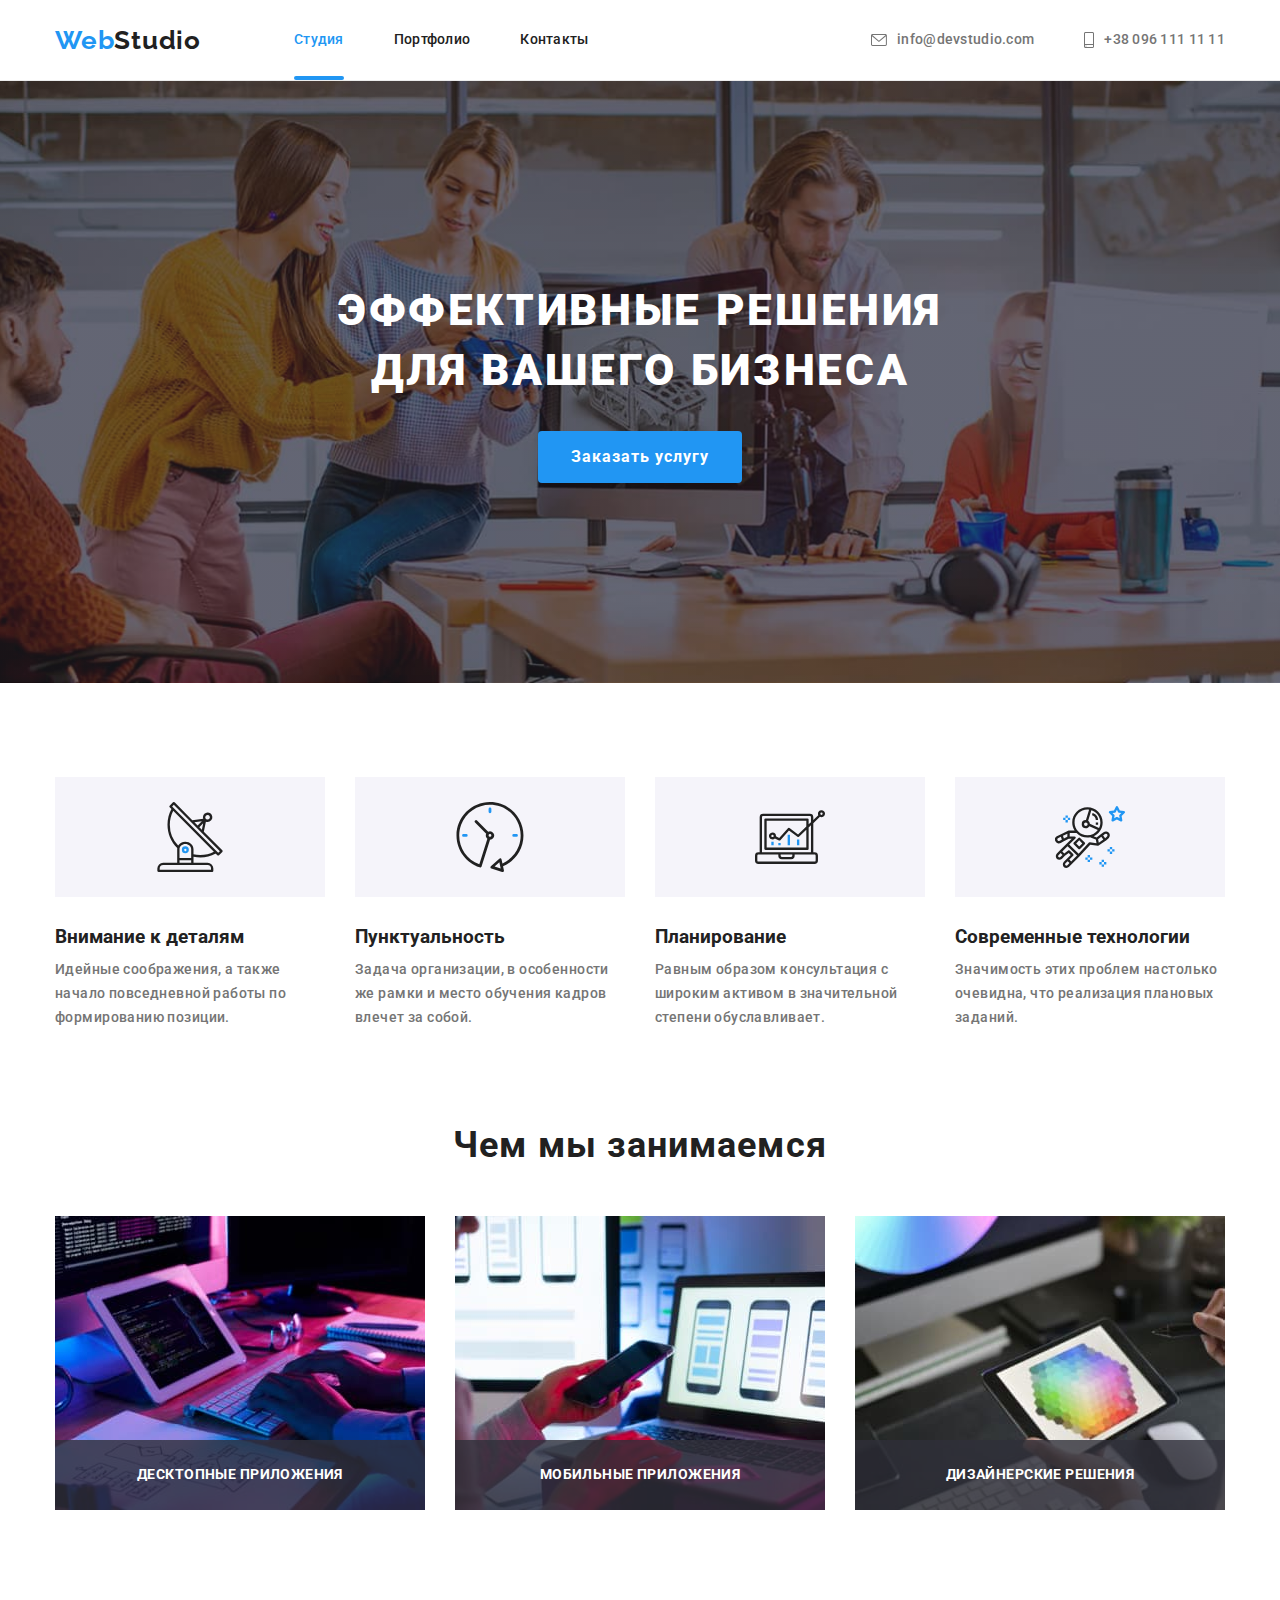
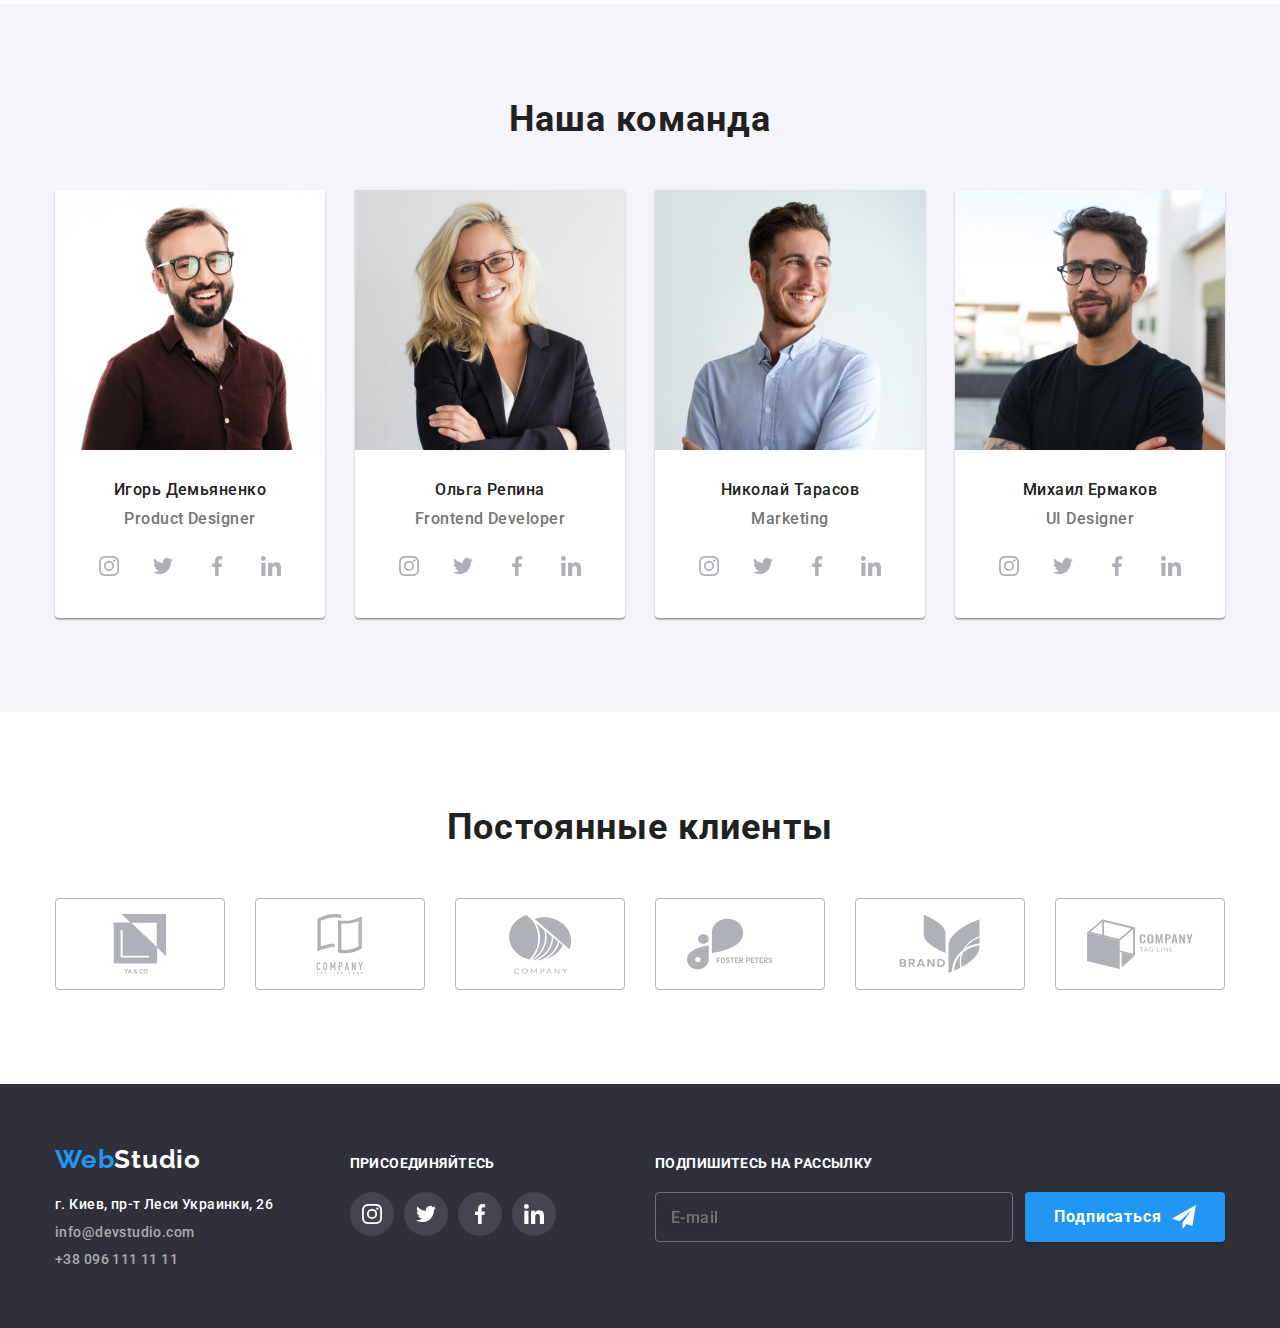
<file: index.html>
<!DOCTYPE html>
<html lang="ru">
  <head>
    <meta charset="UTF-8" />
    <meta http-equiv="X-UA-Compatible" content="IE=edge" />
    <meta name="viewport" content="width=device-width, initial-scale=1.0" />
    <title>Document</title>

    <link
      href="https://fonts.googleapis.com/css2?family=Raleway:wght@700&family=Roboto:wght@400;500;700;900&display=swap"
      rel="stylesheet"
    />

    <link rel="stylesheet" href="./css/main.min.css" />
  </head>

  <body>
    <header class="header">
      <div class="container main-nav">
        <a href="" class="logo">Web<span class="logo-black">Studio</span></a>
        <nav class="menu menu-margin">
          <ul class="menu__list">
            <li class="menu__item">
              <a href="" class="menu__link menu__link-active">Студия</a>
            </li>
            <li class="menu__item">
              <a href="./portfolio.html" class="menu__link">Портфолио</a>
            </li>
            <li class="menu__item">
              <a href="" class="menu__link">Контакты</a>
            </li>
          </ul>
        </nav>

        <ul class="header-contacts header-contacts_block">
          <li class="header-contacts__item">
            <a href="mailto:info@devstudio.com" class="header-contacts__link">
              <svg class="header-contacts_icon" width="16" height="12">
                <use href="./images/icons.svg#icon-envelope"></use>
              </svg>
              info@devstudio.com</a
            >
          </li>
          <li class="header-contacts__item">
            <a href="tel:+380961111111" class="header-contacts__link">
              <svg class="header-contacts_icon" width="10" height="16">
                <use href="./images/icons.svg#icon-smartphone"></use>
              </svg>
              +38 096 111 11 11</a
            >
          </li>
        </ul>
      </div>
    </header>

    <main>
      <section class="hero section-hero">
        <div class="container">
          <h1 class="hero__title">Эффективные решения для вашего бизнеса</h1>
          <button type="button" class="hero__button" data-modal-open>
            Заказать услугу
          </button>
        </div>
      </section>

      <section class="section">
        <div class="container">
          <h2 class="title title-hidden">Наши преимущества</h2>
          <ul class="list benefits-list">
            <li class="benefits-list__item">
              <div class="benefits-list__icon">
                <svg class="" width="70" height="70">
                  <use href="./images/icons.svg#icon-antenna"></use>
                </svg>
              </div>
              <h3 class="benefits-list__title">Внимание к деталям</h3>
              <p class="benefits-list__text">
                Идейные соображения, а также начало повседневной работы по
                формированию позиции.
              </p>
            </li>
            <li class="benefits-list__item">
              <div class="benefits-list__icon">
                <svg class="" width="70" height="70">
                  <use href="./images/icons.svg#icon-clock"></use>
                </svg>
              </div>
              <h3 class="benefits-list__title">Пунктуальность</h3>
              <p class="benefits-list__text">
                Задача организации, в особенности же рамки и место обучения
                кадров влечет за собой.
              </p>
            </li>
            <li class="benefits-list__item">
              <div class="benefits-list__icon">
                <svg class="" width="70" height="70">
                  <use href="./images/icons.svg#icon-diagram"></use>
                </svg>
              </div>
              <h3 class="benefits-list__title">Планирование</h3>
              <p class="benefits-list__text">
                Равным образом консультация с широким активом в значительной
                степени обуславливает.
              </p>
            </li>
            <li class="benefits-list__item">
              <div class="benefits-list__icon">
                <svg class="" width="70" height="70">
                  <use href="./images/icons.svg#icon-astronaut"></use>
                </svg>
              </div>
              <h3 class="benefits-list__title">Современные технологии</h3>
              <p class="benefits-list__text">
                Значимость этих проблем настолько очевидна, что реализация
                плановых заданий.
              </p>
            </li>
          </ul>
        </div>
      </section>

      <section class="section works-section">
        <div class="container">
          <h2 class="title title-margin">Чем мы занимаемся</h2>
          <ul class="list list-works">
            <li class="list-works__item">
              <p class="list-works__text">Десктопные приложения</p>
              <img
                src="./images/imgfirst.jpg"
                alt="разработка сайтов"
                width="370"
                height="294"
              />
            </li>
            <li class="list-works__item">
              <p class="list-works__text">Мобильные приложения</p>

              <img
                src="./images/imgsecond.jpg"
                alt="разработка мобильных приложений"
                width="370"
                height="294"
              />
            </li>
            <li class="list-works__item">
              <p class="list-works__text">Дизайнерские решения</p>

              <img
                src="./images/imgthird.jpg"
                alt="разработка приложений для планшетов"
                width="370"
                height="294"
              />
            </li>
          </ul>
        </div>
      </section>

      <section class="section section-team">
        <div class="container">
          <h2 class="title title-margin">Наша команда</h2>
          <ul class="list team-list">
            <li class="team-list__item">
              <img
                src="./images/proddesign.jpg"
                alt="фото продуктового дизайнера"
                width="270"
                height="260"
              />
              <div class="team-list__aside">
                <h3 class="team-list__title">Игорь Демьяненко</h3>
                <p class="team-list__text">Product Designer</p>

                <ul class="networks team-networks-position">
                  <li class="networks__item">
                    <a href="" class="networks__link networks__link-white">
                      <svg class="" width="20" height="20">
                        <use href="./images/icons.svg#icon-instagram"></use>
                      </svg>
                    </a>
                  </li>
                  <li class="networks__item">
                    <a href="" class="networks__link networks__link-white">
                      <svg class="" width="20" height="20">
                        <use href="./images/icons.svg#icon-twitter"></use>
                      </svg>
                    </a>
                  </li>
                  <li class="networks__item">
                    <a href="" class="networks__link networks__link-white">
                      <svg class="" width="20" height="20">
                        <use href="./images/icons.svg#icon-facebook"></use>
                      </svg>
                    </a>
                  </li>
                  <li class="networks__item">
                    <a href="" class="networks__link networks__link-white">
                      <svg class="" width="20" height="20">
                        <use href="./images/icons.svg#icon-linkedin"></use>
                      </svg>
                    </a>
                  </li>
                </ul>
              </div>
            </li>
            <li class="team-list__item">
              <img
                src="./images/frontdev.jpg"
                alt="фото фронтенд разработчика"
                width="270"
                height="260"
              />
              <div class="team-list__aside">
                <h3 class="team-list__title">Ольга Репина</h3>
                <p class="team-list__text">Frontend Developer</p>

                <ul class="networks team-networks-position">
                  <li class="networks__item">
                    <a href="" class="networks__link networks__link-white">
                      <svg class="" width="20" height="20">
                        <use href="./images/icons.svg#icon-instagram"></use>
                      </svg>
                    </a>
                  </li>
                  <li class="networks__item">
                    <a href="" class="networks__link networks__link-white">
                      <svg class="" width="20" height="20">
                        <use href="./images/icons.svg#icon-twitter"></use>
                      </svg>
                    </a>
                  </li>
                  <li class="networks__item">
                    <a href="" class="networks__link networks__link-white">
                      <svg class="" width="20" height="20">
                        <use href="./images/icons.svg#icon-facebook"></use>
                      </svg>
                    </a>
                  </li>
                  <li class="networks__item">
                    <a href="" class="networks__link networks__link-white">
                      <svg class="" width="20" height="20">
                        <use href="./images/icons.svg#icon-linkedin"></use>
                      </svg>
                    </a>
                  </li>
                </ul>
              </div>
            </li>
            <li class="team-list__item">
              <img
                src="./images/marketing.jpg"
                alt="фото маркетинг менеджера"
                width="270"
                height="260"
              />
              <div class="team-list__aside">
                <h3 class="team-list__title">Николай Тарасов</h3>
                <p class="team-list__text">Marketing</p>

                <ul class="networks team-networks-position">
                  <li class="networks__item">
                    <a href="" class="networks__link networks__link-white">
                      <svg class="" width="20" height="20">
                        <use href="./images/icons.svg#icon-instagram"></use>
                      </svg>
                    </a>
                  </li>
                  <li class="networks__item">
                    <a href="" class="networks__link networks__link-white">
                      <svg class="" width="20" height="20">
                        <use href="./images/icons.svg#icon-twitter"></use>
                      </svg>
                    </a>
                  </li>
                  <li class="networks__item">
                    <a href="" class="networks__link networks__link-white">
                      <svg class="" width="20" height="20">
                        <use href="./images/icons.svg#icon-facebook"></use>
                      </svg>
                    </a>
                  </li>
                  <li class="networks__item">
                    <a href="" class="networks__link networks__link-white">
                      <svg class="" width="20" height="20">
                        <use href="./images/icons.svg#icon-linkedin"></use>
                      </svg>
                    </a>
                  </li>
                </ul>
              </div>
            </li>
            <li class="team-list__item">
              <img
                src="./images/uidesigner.jpg"
                alt="фото дизайнера интерфейсов"
                width="270"
                height="260"
              />
              <div class="team-list__aside">
                <h3 class="team-list__title">Михаил Ермаков</h3>
                <p class="team-list__text">UI Designer</p>

                <ul class="networks team-networks-position">
                  <li class="networks__item">
                    <a href="" class="networks__link networks__link-white">
                      <svg class="" width="20" height="20">
                        <use href="./images/icons.svg#icon-instagram"></use>
                      </svg>
                    </a>
                  </li>
                  <li class="networks__item">
                    <a href="" class="networks__link networks__link-white">
                      <svg class="" width="20" height="20">
                        <use href="./images/icons.svg#icon-twitter"></use>
                      </svg>
                    </a>
                  </li>
                  <li class="networks__item">
                    <a href="" class="networks__link networks__link-white">
                      <svg class="" width="20" height="20">
                        <use href="./images/icons.svg#icon-facebook"></use>
                      </svg>
                    </a>
                  </li>
                  <li class="networks__item">
                    <a href="" class="networks__link networks__link-white">
                      <svg class="" width="20" height="20">
                        <use href="./images/icons.svg#icon-linkedin"></use>
                      </svg>
                    </a>
                  </li>
                </ul>
              </div>
            </li>
          </ul>
        </div>
      </section>

      <section class="section">
        <div class="container">
          <h2 class="title title-margin">Постоянные клиенты</h2>
          <ul class="clients-list">
            <li class="clients-list__item">
              <a href="" class="clients-list__link">
                <svg class="clients-list__icon" width="106" height="60">
                  <use href="./images/icons.svg#icon-client1"></use>
                </svg>
              </a>
            </li>
            <li class="clients-list__item">
              <a href="" class="clients-list__link">
                <svg class="clients-list__icon" width="106" height="60">
                  <use href="./images/icons.svg#icon-client2"></use>
                </svg>
              </a>
            </li>
            <li class="clients-list__item">
              <a href="" class="clients-list__link">
                <svg class="clients-list__icon" width="106" height="60">
                  <use href="./images/icons.svg#icon-client3"></use>
                </svg>
              </a>
            </li>
            <li class="clients-list__item">
              <a href="" class="clients-list__link">
                <svg class="clients-list__icon" width="106" height="60">
                  <use href="./images/icons.svg#icon-client4"></use>
                </svg>
              </a>
            </li>
            <li class="clients-list__item">
              <a href="" class="clients-list__link">
                <svg class="clients-list__icon" width="106" height="60">
                  <use href="./images/icons.svg#icon-client5"></use>
                </svg>
              </a>
            </li>
            <li class="clients-list__item">
              <a href="" class="clients-list__link">
                <svg class="clients-list__icon" width="106" height="60">
                  <use href="./images/icons.svg#icon-client6"></use>
                </svg>
              </a>
            </li>
          </ul>
        </div>
      </section>
    </main>

    <footer class="footer">
      <div class="container footer-container">
        <div class="footer-addres">
          <a href="" class="logo logo-link"
            >Web<span class="logo-white">Studio</span>
          </a>
          <address>
            <ul class="footer-contacts">
              <li class="footer-contacts__item">
                <a href="" class="footer-contacts__address"
                  >г. Киев, пр-т Леси Украинки, 26</a
                >
              </li>
              <li class="footer-contacts__item">
                <a
                  href="mailto:info@devstudio.com"
                  class="footer-contacts__email"
                  >info@devstudio.com</a
                >
              </li>
              <li class="footer-contacts__item">
                <a href="tel:+380961111111" class="footer-contacts__phone"
                  >+38 096 111 11 11</a
                >
              </li>
            </ul>
          </address>
        </div>

        <div class="footer-network social-network">
          <h3 class="footer-title">присоединяйтесь</h3>
          <ul class="networks">
            <li class="networks__item">
              <a href="" class="networks__link networks__link-grey">
                <svg class="" width="20" height="20">
                  <use href="./images/icons.svg#icon-instagram"></use>
                </svg>
              </a>
            </li>
            <li class="networks__item">
              <a href="" class="networks__link networks__link-grey">
                <svg class="" width="20" height="20">
                  <use href="./images/icons.svg#icon-twitter"></use>
                </svg>
              </a>
            </li>
            <li class="networks__item">
              <a href="" class="networks__link networks__link-grey">
                <svg class="" width="20" height="20">
                  <use href="./images/icons.svg#icon-facebook"></use>
                </svg>
              </a>
            </li>
            <li class="networks__item">
              <a href="" class="networks__link networks__link-grey">
                <svg class="" width="20" height="20">
                  <use href="./images/icons.svg#icon-linkedin"></use>
                </svg>
              </a>
            </li>
          </ul>
        </div>

        <form class="subscription-form footer-input">
          <div class="footer-form">
            <label for="text" class="footer-title"
              >Подпишитесь на рассылку
            </label>
            <input
              type="text"
              placeholder="E-mail"
              class="subscription-form__placeholder"
              id="text"
            />
          </div>
          <button class="subscription-form__btn" type="submit">
            Подписаться<svg
              class="subscription-form__btn-svg"
              width="24"
              height="24"
            >
              <use href="./images/icons.svg#icon-icon-send"></use>
            </svg>
          </button>
        </form>
      </div>
    </footer>

    <div class="backdrop is-hidden" data-modal>
      <div class="modal">
        <button data-modal-close class="modal__btn">
          <svg class="" width="11" height="11">
            <use href="./images/modalbtn.svg#icon-modalbtn"></use>
          </svg>
        </button>

        <p class="form-title">Оставьте свои данные, мы вам перезвоним</p>

        <form>
          <div class="order-form form-field">
            <label for="user-name" class="order-form__text">Имя</label>
            <span class="order-form__input-box">
              <input
                type="text"
                name="user-name"
                id="user-name"
                class="order-form__input"
              />
              <svg class="order-form__icon" width="18" height="18">
                <use href="./images/icons.svg#icon-personform"></use>
              </svg>
            </span>
          </div>

          <div class="order-form form-field">
            <label for="user-phone" class="order-form__text">Телефон</label>
            <span class="order-form__input-box">
              <input
                type="tel"
                name="user-phone"
                id="user-phone"
                class="order-form__input"
              />
              <svg class="order-form__icon" width="18" height="18">
                <use href="./images/icons.svg#icon-phoneform"></use>
              </svg>
            </span>
          </div>

          <div class="order-form form-field">
            <label for="user-email" class="order-form__text">Почта</label>
            <span class="order-form__input-box">
              <input
                type="email"
                name="user-email"
                id="user-email"
                class="order-form__input"
              />
              <svg class="order-form__icon" width="18" height="18">
                <use href="./images/icons.svg#icon-emailform"></use>
              </svg>
            </span>
          </div>

          <div class="order-form form-field">
            <label for="user-comment" class="order-form__text"
              >Комментарий</label
            >
            <textarea
              name="user-comment"
              id="user-comment"
              rows="1"
              placeholder="Введите текст"
            ></textarea>
          </div>

          <div class="form-box form-field-box">
            <label class="check-box">
              <input class="check-box__input" type="checkbox" />
              <span class="check-box__box"></span>
              Соглашаюсь с рассылкой и принимаю&nbsp;
              <a href="" class="check-box__link-conditions">Условия договора</a>
            </label>
          </div>

          <div class="button-submit">
            <button type="submit" class="button-submit__btn">Отправить</button>
          </div>
        </form>
      </div>
    </div>
    <script src="./js/modal.js"></script>
  </body>
</html>
</file>
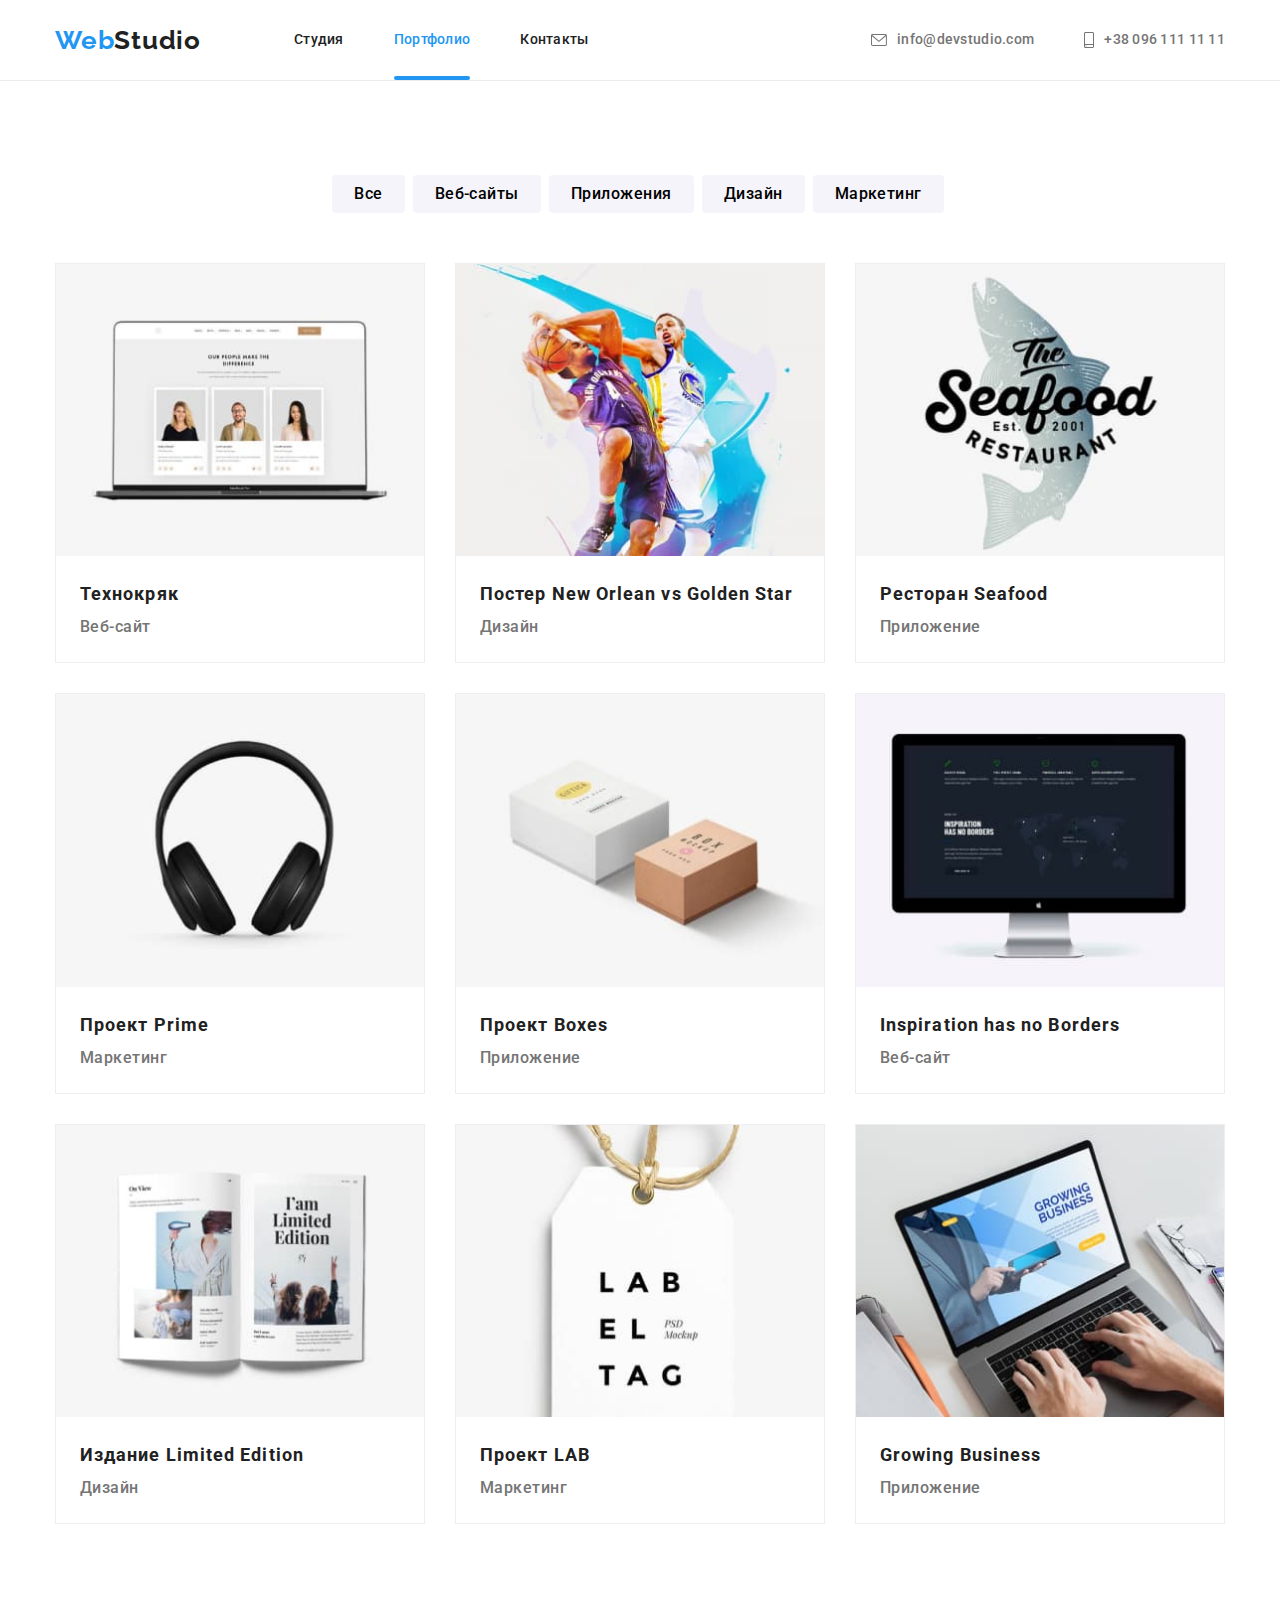
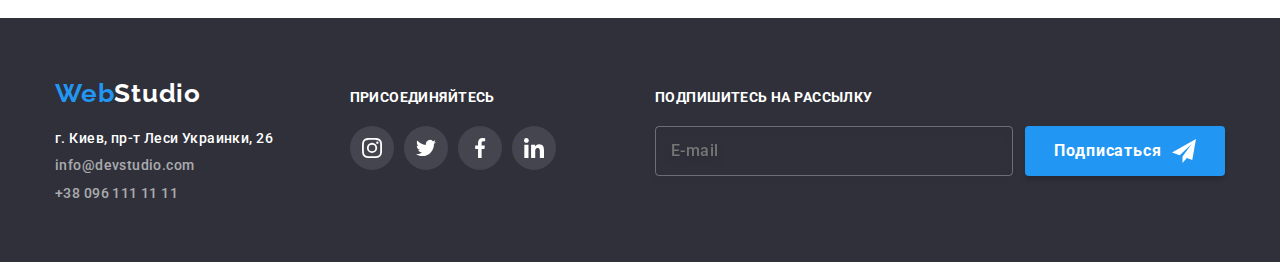
<file: portfolio.html>
<!DOCTYPE html>
<html lang="ru">
  <head>
    <meta charset="UTF-8" />
    <meta http-equiv="X-UA-Compatible" content="IE=edge" />
    <meta name="viewport" content="width=device-width, initial-scale=1.0" />
    <title>Document</title>

    <link
      href="https://fonts.googleapis.com/css2?family=Raleway:wght@700&family=Roboto:wght@400;500;700;900&display=swap"
      rel="stylesheet"
    />

    <link rel="stylesheet" href="./css/main.min.css" />
  </head>
  <body>
    <header class="header">
      <div class="container main-nav">
        <a href="" class="logo">Web<span class="logo-black">Studio</span></a>
        <nav class="menu menu-margin">
          <ul class="menu__list">
            <li class="menu__item">
              <a href="./index.html" class="menu__link">Студия</a>
            </li>
            <li class="menu__item">
              <a href="" class="menu__link menu__link-active">Портфолио</a>
            </li>
            <li class="menu__item">
              <a href="" class="menu__link">Контакты</a>
            </li>
          </ul>
        </nav>
        <ul class="header-contacts header-contacts_block">
          <li class="header-contacts__item">
            <a href="mailto:info@devstudio.com" class="header-contacts__link">
              <svg class="header-contacts_icon" width="16" height="12">
                <use href="./images/icons.svg#icon-envelope"></use>
              </svg>
              info@devstudio.com</a
            >
          </li>
          <li class="header-contacts__item">
            <a href="tel:+380961111111" class="header-contacts__link">
              <svg class="header-contacts_icon" width="10" height="16">
                <use href="./images/icons.svg#icon-smartphone"></use>
              </svg>
              +38 096 111 11 11</a
            >
          </li>
        </ul>
      </div>
    </header>
    <main>
      <section class="section">
        <div class="container">
          <h1 class="title title-hidden">Примеры наших работ</h1>
          <ul class="filter filter-block">
            <li class="filter__item">
              <button type="button" class="filter__button">Все</button>
            </li>
            <li class="filter__item">
              <button type="button" class="filter__button">Веб-сайты</button>
            </li>
            <li class="filter__item">
              <button type="button" class="filter__button">Приложения</button>
            </li>
            <li class="filter__item">
              <button type="button" class="filter__button">Дизайн</button>
            </li>
            <li class="filter__item">
              <button type="button" class="filter__button">Маркетинг</button>
            </li>
          </ul>

          <ul class="gallery gallery-section">
            <li class="gallery__item">
              <a href="" class="gallery__link">
                <div class="overlay-box">
                  <img
                    src="./images/techkr.jpg"
                    alt="фото веб-сайта"
                    width="370"
                    height="294"
                  />
                  <p class="overlay-box__text">
                    Технокряк это современная площадка распространения
                    коронавируса. Компании используют эту платформу для
                    цифрового шпионажа и атак на защищённые сервера конкурентов.
                  </p>
                </div>
                <div class="gallery-aside">
                  <h2 class="gallery-aside__title">Технокряк</h2>
                  <p class="gallery-aside__description">Веб-сайт</p>
                </div>
              </a>
            </li>
            <li class="gallery__item">
              <a href="" class="gallery__link">
                <div class="overlay-box">
                  <img
                    src="./images/neworlean.jpg"
                    alt="пример дизайна сайта"
                    width="370"
                    height="294"
                  />
                  <p class="overlay-box__text">
                    Технокряк это современная площадка распространения
                    коронавируса. Компании используют эту платформу для
                    цифрового шпионажа и атак на защищённые сервера конкурентов.
                  </p>
                </div>
                <div class="gallery-aside">
                  <h2 class="gallery-aside__title">
                    Постер New Orlean vs Golden Star
                  </h2>
                  <p class="gallery-aside__description">Дизайн</p>
                </div>
              </a>
            </li>
            <li class="gallery__item">
              <a href="" class="gallery__link">
                <div class="overlay-box">
                  <img
                    src="./images/seafood.jpg"
                    alt="дизайн для ресторна Seafood"
                    width="370"
                    height="294"
                  />
                  <p class="overlay-box__text">
                    Технокряк это современная площадка распространения
                    коронавируса. Компании используют эту платформу для
                    цифрового шпионажа и атак на защищённые сервера конкурентов.
                  </p>
                </div>
                <div class="gallery-aside">
                  <h2 class="gallery-aside__title">Ресторан Seafood</h2>
                  <p class="gallery-aside__description">Приложение</p>
                </div>
              </a>
            </li>
            <li class="gallery__item">
              <a href="" class="gallery__link">
                <div class="overlay-box">
                  <img
                    src="./images/prime.jpg"
                    alt="фото наушников"
                    width="370"
                    height="294"
                  />
                  <p class="overlay-box__text">
                    Технокряк это современная площадка распространения
                    коронавируса. Компании используют эту платформу для
                    цифрового шпионажа и атак на защищённые сервера конкурентов.
                  </p>
                </div>
                <div class="gallery-aside">
                  <h2 class="gallery-aside__title">Проект Prime</h2>
                  <p class="gallery-aside__description">Маркетинг</p>
                </div>
              </a>
            </li>
            <li class="gallery__item">
              <a href="" class="gallery__link">
                <div class="overlay-box">
                  <img
                    src="./images/boxes.jpg"
                    alt="фото  коробок"
                    width="370"
                    height="294"
                  />
                  <p class="overlay-box__text">
                    Технокряк это современная площадка распространения
                    коронавируса. Компании используют эту платформу для
                    цифрового шпионажа и атак на защищённые сервера конкурентов.
                  </p>
                </div>
                <div class="gallery-aside">
                  <h2 class="gallery-aside__title">Проект Boxes</h2>
                  <p class="gallery-aside__description">Приложение</p>
                </div>
              </a>
            </li>
            <li class="gallery__item">
              <a href="" class="gallery__link">
                <div class="overlay-box">
                  <img
                    src="./images/inspiration.jpg"
                    alt="страница веб-сайта"
                    width="370"
                    height="294"
                  />
                  <p class="overlay-box__text">
                    Технокряк это современная площадка распространения
                    коронавируса. Компании используют эту платформу для
                    цифрового шпионажа и атак на защищённые сервера конкурентов.
                  </p>
                </div>
                <div class="gallery-aside">
                  <h2 class="gallery-aside__title">
                    Inspiration has no Borders
                  </h2>
                  <p class="gallery-aside__description">Веб-сайт</p>
                </div>
              </a>
            </li>
            <li class="gallery__item">
              <a href="" class="gallery__link">
                <div class="overlay-box">
                  <img
                    src="./images/publishing.jpg"
                    alt="фото страницы книги"
                    width="370"
                    height="294"
                  />
                  <p class="overlay-box__text">
                    Технокряк это современная площадка распространения
                    коронавируса. Компании используют эту платформу для
                    цифрового шпионажа и атак на защищённые сервера конкурентов.
                  </p>
                </div>
                <div class="gallery-aside">
                  <h2 class="gallery-aside__title">Издание Limited Edition</h2>
                  <p class="gallery-aside__description">Дизайн</p>
                </div>
              </a>
            </li>
            <li class="gallery__item">
              <a href="" class="gallery__link">
                <div class="overlay-box">
                  <img
                    src="./images/lab.jpg"
                    alt="фото ярлыка"
                    width="370"
                    height="294"
                  />
                  <p class="overlay-box__text">
                    Технокряк это современная площадка распространения
                    коронавируса. Компании используют эту платформу для
                    цифрового шпионажа и атак на защищённые сервера конкурентов.
                  </p>
                </div>
                <div class="gallery-aside">
                  <h2 class="gallery-aside__title">Проект LAB</h2>
                  <p class="gallery-aside__description">Маркетинг</p>
                </div>
              </a>
            </li>
            <li class="gallery__item">
              <a href="" class="gallery__link">
                <div class="overlay-box">
                  <img
                    src="./images/business.jpg"
                    alt="фото бизнес сайта"
                    width="370"
                    height="294"
                  />
                  <p class="overlay-box__text">
                    Технокряк это современная площадка распространения
                    коронавируса. Компании используют эту платформу для
                    цифрового шпионажа и атак на защищённые сервера конкурентов.
                  </p>
                </div>
                <div class="gallery-aside">
                  <h2 class="gallery-aside__title">Growing Business</h2>
                  <p class="gallery-aside__description">Приложение</p>
                </div>
              </a>
            </li>
          </ul>
        </div>
      </section>
    </main>

    <footer class="footer">
      <div class="container footer-container">
        <div class="footer-addres">
          <a href="" class="logo logo-link"
            >Web<span class="logo-white">Studio</span>
          </a>
          <address>
            <ul class="footer-contacts">
              <li class="footer-contacts__item">
                <a href="" class="footer-contacts__address"
                  >г. Киев, пр-т Леси Украинки, 26</a
                >
              </li>
              <li class="footer-contacts__item">
                <a
                  href="mailto:info@devstudio.com"
                  class="footer-contacts__email"
                  >info@devstudio.com</a
                >
              </li>
              <li class="footer-contacts__item">
                <a href="tel:+380961111111" class="footer-contacts__phone"
                  >+38 096 111 11 11</a
                >
              </li>
            </ul>
          </address>
        </div>

        <div class="footer-network social-network">
          <h3 class="footer-title">присоединяйтесь</h3>
          <ul class="networks">
            <li class="networks__item">
              <a href="" class="networks__link networks__link-grey">
                <svg class="" width="20" height="20">
                  <use href="./images/icons.svg#icon-instagram"></use>
                </svg>
              </a>
            </li>
            <li class="networks__item">
              <a href="" class="networks__link networks__link-grey">
                <svg class="" width="20" height="20">
                  <use href="./images/icons.svg#icon-twitter"></use>
                </svg>
              </a>
            </li>
            <li class="networks__item">
              <a href="" class="networks__link networks__link-grey">
                <svg class="" width="20" height="20">
                  <use href="./images/icons.svg#icon-facebook"></use>
                </svg>
              </a>
            </li>
            <li class="networks__item">
              <a href="" class="networks__link networks__link-grey">
                <svg class="" width="20" height="20">
                  <use href="./images/icons.svg#icon-linkedin"></use>
                </svg>
              </a>
            </li>
          </ul>
        </div>

        <form class="subscription-form footer-input">
          <div class="footer-form">
            <label for="text" class="footer-title"
              >Подпишитесь на рассылку
            </label>
            <input
              type="text"
              placeholder="E-mail"
              class="subscription-form__placeholder"
              id="text"
            />
          </div>
          <button class="subscription-form__btn" type="submit">
            Подписаться<svg
              class="subscription-form__btn-svg"
              width="24"
              height="24"
            >
              <use href="./images/icons.svg#icon-icon-send"></use>
            </svg>
          </button>
        </form>
      </div>
    </footer>
  </body>
</html>
</file>
<file: css/main.min.css>
/*! modern-normalize v1.1.0 | MIT License | https://github.com/sindresorhus/modern-normalize */*,::before,::after{-webkit-box-sizing:border-box;box-sizing:border-box}html{line-height:1.15;-webkit-text-size-adjust:100%;-moz-tab-size:4;-o-tab-size:4;tab-size:4}body{margin:0;font-family:system-ui,-apple-system,"Segoe UI",Roboto,Helvetica,Arial,sans-serif,"Apple Color Emoji","Segoe UI Emoji"}hr{height:0;color:inherit}abbr[title]{-webkit-text-decoration:underline dotted;text-decoration:underline dotted}b,strong{font-weight:bolder}code,kbd,samp,pre{font-family:ui-monospace, SFMono-Regular, Consolas, "Liberation Mono", Menlo, monospace;font-size:1em}small{font-size:80%}sub,sup{font-size:75%;line-height:0;position:relative;vertical-align:baseline}sub{bottom:-0.25em}sup{top:-0.5em}table{text-indent:0;border-color:inherit}button,input,optgroup,select,textarea{font-family:inherit;font-size:100%;line-height:1.15;margin:0}button,select{text-transform:none}button,[type="button"],[type="reset"],[type="submit"]{-webkit-appearance:button}::-moz-focus-inner{border-style:none;padding:0}:-moz-focusring{outline:1px dotted ButtonText}:-moz-ui-invalid{box-shadow:none}legend{padding:0}progress{vertical-align:baseline}::-webkit-inner-spin-button,::-webkit-outer-spin-button{height:auto}[type="search"]{-webkit-appearance:textfield;outline-offset:-2px}::-webkit-search-decoration{-webkit-appearance:none}::-webkit-file-upload-button{-webkit-appearance:button;font:inherit}summary{display:list-item}.title-hidden{position:absolute;width:1px;height:1px;margin:-1px;border:0;padding:0;white-space:nowrap;-webkit-clip-path:inset(100%);clip-path:inset(100%);clip:rect(0 0 0 0);overflow:hidden}a{text-decoration:none}ul{list-style:none;padding-left:0}h1,h2,h3,p,ul{margin-top:0;margin-bottom:0}body{font-family:Roboto, sans-serif;color:#212121}img{display:block;width:100%;height:auto}.section{padding-top:94px;padding-bottom:94px}button{cursor:pointer}.container{width:1200px;padding-left:15px;padding-right:15px;margin:0 auto}.title{font-weight:700;font-size:36px;line-height:1.17;letter-spacing:.03em;text-align:center}.title-margin{margin-bottom:50px}.list{display:-webkit-box;display:-ms-flexbox;display:flex;-ms-flex-wrap:wrap;flex-wrap:wrap}.logo{font-family:Raleway;font-weight:700;font-size:26px;line-height:1.19;letter-spacing:.03em;color:#2196f3}.logo-black{color:#212121}.logo-link{display:inline-block;margin-bottom:20px}.logo-white{color:#fff;padding-top:60px}.networks{display:-webkit-box;display:-ms-flexbox;display:flex}.networks__link{display:-webkit-box;display:-ms-flexbox;display:flex;-webkit-box-pack:center;-ms-flex-pack:center;justify-content:center;-webkit-box-align:center;-ms-flex-align:center;align-items:center;width:44px;height:44px;border-radius:50%;-webkit-transition:background-color 250ms cubic-bezier(0.4, 0, 0.2, 1),fill 250ms cubic-bezier(0.4, 0, 0.2, 1);transition:background-color 250ms cubic-bezier(0.4, 0, 0.2, 1),fill 250ms cubic-bezier(0.4, 0, 0.2, 1)}.networks__link-white{background-color:#fff;fill:#afb1b8}.networks__link-white:hover,.networks__link-white:focus{background-color:#2196f3;fill:#fff}.networks__link-grey{background-color:rgba(255,255,255,0.1);fill:#fff}.networks__link-grey:hover,.networks__link-grey:focus{background-color:#2196f3}.networks__item:not(:last-child){margin-right:10px}.header{background-color:#fff;border-bottom:1px solid #ececec}.main-nav{display:-webkit-box;display:-ms-flexbox;display:flex;-webkit-box-align:center;-ms-flex-align:center;align-items:center}.menu-margin{margin-left:93px}.menu__list{display:-webkit-box;display:-ms-flexbox;display:flex}.menu__item:not(:last-child){margin-right:50px}.menu__link{position:relative;display:block;padding-top:32px;padding-bottom:32px;font-weight:500;font-size:14px;line-height:1.14;letter-spacing:.02em;color:#212121;-webkit-transition:color 250ms cubic-bezier(0.4, 0, 0.2, 1);transition:color 250ms cubic-bezier(0.4, 0, 0.2, 1)}.menu__link:hover,.menu__link:focus{color:#2196f3}.menu__link-active{color:#2196f3}.menu__link-active::after{position:absolute;content:"";bottom:0;left:0;width:100%;height:4px;display:block;border-radius:2px;background-color:#2196f3}.header-contacts_block{display:-webkit-box;display:-ms-flexbox;display:flex;margin-left:auto;text-align:center}.header-contacts__item:not(:last-child){margin-right:50px}.header-contacts_icon{margin-right:10px}.header-contacts__link{display:-webkit-box;display:-ms-flexbox;display:flex;-webkit-box-align:center;-ms-flex-align:center;align-items:center;padding-bottom:32px;padding-top:32px;font-weight:500;font-size:14px;line-height:1.14;letter-spacing:.02em;color:#757575;fill:#757575;-webkit-transition:color 250ms cubic-bezier(0.4, 0, 0.2, 1),fill 250ms cubic-bezier(0.4, 0, 0.2, 1);transition:color 250ms cubic-bezier(0.4, 0, 0.2, 1),fill 250ms cubic-bezier(0.4, 0, 0.2, 1)}.header-contacts__link:hover,.header-contacts__link:focus{color:#2196f3;fill:#2196f3}.section-hero{padding:200px 0;text-align:center;max-width:1600px;min-height:600px;margin-left:auto;margin-right:auto;background-image:-webkit-gradient(linear, left top, right top, from(rgba(47,48,58,0.4)), to(rgba(47,48,58,0.4))),url("../images/overlay.jpg");background-image:linear-gradient(to right, rgba(47,48,58,0.4), rgba(47,48,58,0.4)),url("../images/overlay.jpg");background-repeat:no-repeat;background-size:cover;background-position:center;background-color:#2f303a}.hero__title{margin-bottom:40px;width:652px;margin:0 auto 30px;font-weight:900;font-size:44px;line-height:1.36;letter-spacing:.06em;text-transform:uppercase;text-align:center;color:#fff}.hero__button{border-radius:4px;padding:10px 32px;min-width:200px;border:1px solid transparent;font-weight:700;font-size:16px;line-height:1.87;letter-spacing:.06em;-webkit-box-shadow:0px 4px 4px rgba(32,8,8,0.15);box-shadow:0px 4px 4px rgba(32,8,8,0.15);background-color:#2196f3;color:#fff;-webkit-transition:background-color 250ms cubic-bezier(0.4, 0, 0.2, 1);transition:background-color 250ms cubic-bezier(0.4, 0, 0.2, 1)}.hero__button:hover,.hero__button:focus{background-color:#188ce8}.benefits-list__item{width:270px;margin-right:30px}.benefits-list__item:nth-child(4n){margin-right:0}.benefits-list__icon{display:-webkit-inline-box;display:-ms-inline-flexbox;display:inline-flex;-webkit-box-pack:center;-ms-flex-pack:center;justify-content:center;-webkit-box-align:center;-ms-flex-align:center;align-items:center;margin-bottom:30px;width:270px;height:120px;background-color:#f5f4fa}.benefits-list__text{margin-top:10px;font-weight:500;font-size:14px;line-height:1.71;letter-spacing:.03em;color:#757575}.works-section{padding-top:0}.list-works__item{position:relative;margin-right:30px}.list-works__item:nth-child(3n){margin-right:0}.list-works__item::before{position:absolute;content:"";width:100%;height:70px;bottom:0;left:0;background-color:rgba(47,48,58,0.8)}.list-works__text{position:absolute;content:"";width:100%;height:70px;bottom:0;left:0;display:-webkit-box;display:-ms-flexbox;display:flex;-webkit-box-pack:center;-ms-flex-pack:center;justify-content:center;-webkit-box-align:center;-ms-flex-align:center;align-items:center;font-weight:700;font-size:14px;line-height:1.14;letter-spacing:.03em;text-transform:uppercase;color:#fff}.section-team{background-color:#f5f4fa}.team-list__item{width:270px;margin-right:30px;background-color:#fff;-webkit-box-shadow:0px 1px 3px rgba(0,0,0,0.12),0px 1px 1px rgba(0,0,0,0.14),0px 2px 1px rgba(0,0,0,0.2);box-shadow:0px 1px 3px rgba(0,0,0,0.12),0px 1px 1px rgba(0,0,0,0.14),0px 2px 1px rgba(0,0,0,0.2);border-radius:0px 0px 4px 4px}.team-list__item:nth-child(4n){margin-right:0}.team-list__aside{padding-top:30px;padding-bottom:30px}.team-list__title{font-weight:500;font-size:16px;line-height:1.19;letter-spacing:.03em;text-align:center}.team-list__text{margin-top:10px;font-weight:500;font-size:16px;line-height:1.19;letter-spacing:.03em;text-align:center;color:#757575}.team-networks-position{display:-webkit-box;display:-ms-flexbox;display:flex;-webkit-box-pack:center;-ms-flex-pack:center;justify-content:center;-webkit-box-align:center;-ms-flex-align:center;align-items:center;margin-top:16px}.clients-list{display:-webkit-box;display:-ms-flexbox;display:flex}.clients-list__link{border:1px solid #afb1b8;width:170px;height:92px;display:-webkit-box;display:-ms-flexbox;display:flex;-webkit-box-pack:center;-ms-flex-pack:center;justify-content:center;-webkit-box-align:center;-ms-flex-align:center;align-items:center;cursor:pointer;border-radius:4px;fill:#afb1b8;-webkit-transition:border 250ms cubic-bezier(0.4, 0, 0.2, 1),fill 250ms cubic-bezier(0.4, 0, 0.2, 1);transition:border 250ms cubic-bezier(0.4, 0, 0.2, 1),fill 250ms cubic-bezier(0.4, 0, 0.2, 1)}.clients-list__link:hover,.clients-list__link:focus{border:1px solid #2196f3;fill:#2196f3}.clients-list__item:not(:last-child){margin-right:30px}.footer{display:-webkit-box;display:-ms-flexbox;display:flex;background-color:#2f303a;padding:60px 0}.footer-container{display:-webkit-box;display:-ms-flexbox;display:flex;-webkit-box-align:baseline;-ms-flex-align:baseline;align-items:baseline}.footer-addres,.social-network,.footer-form{-webkit-box-flex:1;-ms-flex-positive:1;flex-grow:1}.footer-contacts__address{font-style:normal;font-weight:500;font-size:14px;line-height:1.17;letter-spacing:.03em;color:#fff}.footer-contacts__email,.footer-contacts__phone{font-style:normal;font-weight:500;font-size:14px;line-height:1.17;letter-spacing:.03em;color:rgba(255,255,255,0.6);-webkit-transition:color 250ms cubic-bezier(0.4, 0, 0.2, 1);transition:color 250ms cubic-bezier(0.4, 0, 0.2, 1)}.footer-contacts__email:hover,.footer-contacts__email:focus,.footer-contacts__phone:hover,.footer-contacts__phone:focus{color:#2196f3}.footer-contacts__item{margin-bottom:9px}.footer-contacts__item:nth-last-child(-n+1){margin-bottom:0}.footer-title{margin-bottom:20px;font-weight:700;font-size:14px;line-height:1.14;letter-spacing:.03em;text-transform:uppercase;color:#fff}.social-network{margin-left:70px}.footer-input{margin-left:93px;display:-webkit-box;display:-ms-flexbox;display:flex;-webkit-box-align:end;-ms-flex-align:end;align-items:flex-end}.footer-form{display:-webkit-box;display:-ms-flexbox;display:flex;-webkit-box-orient:vertical;-webkit-box-direction:normal;-ms-flex-direction:column;flex-direction:column}.subscription-form__placeholder{padding:0 0 0 15px;width:358px;height:50px;background-color:transparent;outline:none;border:1px solid rgba(255,255,255,0.3);-webkit-filter:drop-shadow(0px 4px 4px rgba(0,0,0,0.15));filter:drop-shadow(0px 4px 4px rgba(0,0,0,0.15));border-radius:4px;font-weight:500;font-size:16px;line-height:1.25;letter-spacing:.03em;color:rgba(255,255,255,0.6)}.subscription-form__btn{display:-webkit-inline-box;display:-ms-inline-flexbox;display:inline-flex;-webkit-box-pack:center;-ms-flex-pack:center;justify-content:center;-webkit-box-align:center;-ms-flex-align:center;align-items:center;margin-left:12px;padding:0;width:200px;height:50px;background:#2196f3;-webkit-box-shadow:0px 4px 4px rgba(0,0,0,0.15);box-shadow:0px 4px 4px rgba(0,0,0,0.15);border-radius:4px;border-color:transparent;border:none;font-weight:700;font-size:16px;line-height:1.87;letter-spacing:.06em;color:#fff}.subscription-form__btn-svg{display:inline-block;margin-left:10px}.filter-block{text-align:center;margin-bottom:50px}.filter__item{display:inline-block;margin-left:-4px}.filter__item:not(:last-child){margin-right:8px}.filter__button{padding:6px 22px;border:0;border-radius:4px;font-weight:500;font-size:16px;line-height:1.62;letter-spacing:.03em;background-color:#f5f4fa;-webkit-transition:background-color 250ms cubic-bezier(0.4, 0, 0.2, 1),color 250ms cubic-bezier(0.4, 0, 0.2, 1),-webkit-box-shadow 250ms cubic-bezier(0.4, 0, 0.2, 1);transition:background-color 250ms cubic-bezier(0.4, 0, 0.2, 1),color 250ms cubic-bezier(0.4, 0, 0.2, 1),-webkit-box-shadow 250ms cubic-bezier(0.4, 0, 0.2, 1);transition:background-color 250ms cubic-bezier(0.4, 0, 0.2, 1),color 250ms cubic-bezier(0.4, 0, 0.2, 1),box-shadow 250ms cubic-bezier(0.4, 0, 0.2, 1);transition:background-color 250ms cubic-bezier(0.4, 0, 0.2, 1),color 250ms cubic-bezier(0.4, 0, 0.2, 1),box-shadow 250ms cubic-bezier(0.4, 0, 0.2, 1),-webkit-box-shadow 250ms cubic-bezier(0.4, 0, 0.2, 1)}.filter__button:hover,.filter__button:focus{background-color:#2196f3;color:#fff;-webkit-box-shadow:0px 3px 1px rgba(0,0,0,0.1),0px 1px 2px rgba(0,0,0,0.08),0px 2px 2px rgba(0,0,0,0.12);box-shadow:0px 3px 1px rgba(0,0,0,0.1),0px 1px 2px rgba(0,0,0,0.08),0px 2px 2px rgba(0,0,0,0.12)}.gallery-section{display:-webkit-box;display:-ms-flexbox;display:flex;-ms-flex-wrap:wrap;flex-wrap:wrap;margin-bottom:-30px;margin-right:-30px}.gallery__item{-ms-flex-preferred-size:calc((100% - 3 * 30px) / 3);flex-basis:calc((100% - 3 * 30px) / 3);margin-right:30px;margin-bottom:30px;border:1px solid #eee}.gallery__link{position:relative;display:inline-block;-webkit-transition:-webkit-box-shadow 250ms cubic-bezier(0.4, 0, 0.2, 1);transition:-webkit-box-shadow 250ms cubic-bezier(0.4, 0, 0.2, 1);transition:box-shadow 250ms cubic-bezier(0.4, 0, 0.2, 1);transition:box-shadow 250ms cubic-bezier(0.4, 0, 0.2, 1), -webkit-box-shadow 250ms cubic-bezier(0.4, 0, 0.2, 1)}.gallery__link:hover,.gallery__link:focus{-webkit-box-shadow:0px 1px 1px rgba(0,0,0,0.12),0px 4px 4px rgba(0,0,0,0.06),1px 4px 6px rgba(0,0,0,0.16);box-shadow:0px 1px 1px rgba(0,0,0,0.12),0px 4px 4px rgba(0,0,0,0.06),1px 4px 6px rgba(0,0,0,0.16)}.gallery-aside{padding:20px 24px}.gallery-aside__title{font-weight:700;font-size:18px;line-height:2;letter-spacing:.06em;color:#212121}.gallery-aside__description{font-weight:500;font-size:16px;line-height:1.87;letter-spacing:.03em;color:#757575}.overlay-box{position:relative;overflow:hidden}.overlay-box::before{position:absolute;content:"";top:0;left:0;width:100%;height:100%;background-color:rgba(33,150,243,0.9);-webkit-transform:translateY(101%);transform:translateY(101%);-webkit-transition:-webkit-transform 250ms cubic-bezier(0.4, 0, 0.2, 1);transition:-webkit-transform 250ms cubic-bezier(0.4, 0, 0.2, 1);transition:transform 250ms cubic-bezier(0.4, 0, 0.2, 1);transition:transform 250ms cubic-bezier(0.4, 0, 0.2, 1), -webkit-transform 250ms cubic-bezier(0.4, 0, 0.2, 1)}.gallery__link:hover .overlay-box::before,.gallery__link:focus .overlay-box::before{-webkit-transform:translateY(0);transform:translateY(0)}.overlay-box__text{position:absolute;content:"";top:0;left:0;padding:63px 24px;font-weight:500;font-size:18px;line-height:1.56;letter-spacing:.03em;color:#fff;-webkit-transform:translateY(100%);transform:translateY(100%);-webkit-transition:-webkit-transform 250ms cubic-bezier(0.4, 0, 0.2, 1);transition:-webkit-transform 250ms cubic-bezier(0.4, 0, 0.2, 1);transition:transform 250ms cubic-bezier(0.4, 0, 0.2, 1);transition:transform 250ms cubic-bezier(0.4, 0, 0.2, 1), -webkit-transform 250ms cubic-bezier(0.4, 0, 0.2, 1)}.gallery__link:hover .overlay-box__text,.gallery__link:focus .overlay-box__text{-webkit-transform:translateY(0);transform:translateY(0)}.backdrop{position:fixed;top:0;left:0;width:100%;height:100%;background-color:rgba(0,0,0,0.2);opacity:1;-webkit-transition:opacity 250ms cubic-bezier(0.4, 0, 0.2, 1);transition:opacity 250ms cubic-bezier(0.4, 0, 0.2, 1)}.backdrop.is-hidden{opacity:0;pointer-events:none}.backdrop.is-hidden .modal{-webkit-transform:translate(-50%, -50%) scale(1, 1);transform:translate(-50%, -50%) scale(1, 1)}.modal{position:absolute;top:50%;left:50%;-webkit-transform:translate(-50%, -50%) scale(1, 1);transform:translate(-50%, -50%) scale(1, 1);min-width:528px;min-height:581px;padding:40px;background-color:#fff;-webkit-box-shadow:0px 1px 3px rgba(0,0,0,0.12),0px 1px 1px rgba(0,0,0,0.14),0px 2px 1px rgba(0,0,0,0.2);box-shadow:0px 1px 3px rgba(0,0,0,0.12),0px 1px 1px rgba(0,0,0,0.14),0px 2px 1px rgba(0,0,0,0.2);border-radius:4px;-webkit-transition:-webkit-transform 250ms cubic-bezier(0.4, 0, 0.2, 1);transition:-webkit-transform 250ms cubic-bezier(0.4, 0, 0.2, 1);transition:transform 250ms cubic-bezier(0.4, 0, 0.2, 1);transition:transform 250ms cubic-bezier(0.4, 0, 0.2, 1), -webkit-transform 250ms cubic-bezier(0.4, 0, 0.2, 1)}.modal__btn{position:absolute;top:8px;right:8px;cursor:pointer;width:30px;height:30px;background:#fff;border:1px solid rgba(0,0,0,0.1);border-radius:50%;-webkit-transition:fill 250ms cubic-bezier(0.4, 0, 0.2, 1);transition:fill 250ms cubic-bezier(0.4, 0, 0.2, 1)}.modal__btn:hover,.modal__btn:focus{fill:#2196f3}.form-title{margin-bottom:12px;font-weight:700;font-size:20px;line-height:1.15;letter-spacing:.03em;text-align:center}.form-field{display:-webkit-box;display:-ms-flexbox;display:flex;-webkit-box-orient:vertical;-webkit-box-direction:normal;-ms-flex-direction:column;flex-direction:column}.form-field:nth-child(-n+3){margin-bottom:10px}label{margin-bottom:4px}textarea{resize:none;padding:12px 16px;width:448px;height:120px;outline:none;caret-color:#2196f3;border:1px solid rgba(33,33,33,0.2);border-radius:4px;-webkit-transition:border 250ms cubic-bezier(0.4, 0, 0.2, 1);transition:border 250ms cubic-bezier(0.4, 0, 0.2, 1)}textarea:focus{border:1px solid #2196f3}textarea::-webkit-input-placeholder{font-weight:500;font-size:12px;line-height:1.16;letter-spacing:.01em;color:rgba(117,117,117,0.5)}textarea:-ms-input-placeholder{font-weight:500;font-size:12px;line-height:1.16;letter-spacing:.01em;color:rgba(117,117,117,0.5)}textarea::-ms-input-placeholder{font-weight:500;font-size:12px;line-height:1.16;letter-spacing:.01em;color:rgba(117,117,117,0.5)}textarea::placeholder{font-weight:500;font-size:12px;line-height:1.16;letter-spacing:.01em;color:rgba(117,117,117,0.5)}.order-form__text{font-weight:500;font-size:12px;line-height:1.16;letter-spacing:.01em;color:#757575}.order-form__input-box{position:relative}.order-form__input{width:448px;height:40px;padding:0 0 0 42px;caret-color:#2196f3;border:1px solid rgba(33,33,33,0.2);border-radius:4px;outline:none;-webkit-transition:border 250ms cubic-bezier(0.4, 0, 0.2, 1);transition:border 250ms cubic-bezier(0.4, 0, 0.2, 1)}.form-field .order-form__input:focus{border:1px solid #2196f3}.form-field .order-form__input:focus-within+.order-form__icon{fill:#2196f3}.order-form__icon{position:absolute;left:12px;top:50%;-webkit-transform:translateY(-50%);transform:translateY(-50%);-webkit-transition:fill 250ms cubic-bezier(0.4, 0, 0.2, 1);transition:fill 250ms cubic-bezier(0.4, 0, 0.2, 1)}.form-field-box{margin-bottom:30px;margin-top:20px}.check-box__link-conditions{-webkit-text-decoration-line:underline;text-decoration-line:underline;color:#2196f3}.button-submit{text-align:center}.button-submit__btn{padding:0;border-radius:4px;min-width:200px;min-height:50px;border:1px solid transparent;font-weight:700;font-size:16px;line-height:1.87;letter-spacing:.06em;-webkit-box-shadow:0px 4px 4px rgba(32,8,8,0.15);box-shadow:0px 4px 4px rgba(32,8,8,0.15);background-color:#2196f3;color:#fff;-webkit-transition:background-color 250ms cubic-bezier(0.4, 0, 0.2, 1);transition:background-color 250ms cubic-bezier(0.4, 0, 0.2, 1)}.button-submit__btn:hover,.button-submit__btn:focus{background-color:#188ce8}.check-box__input{position:absolute;width:1px;height:1px;margin:-1px;border:0;padding:0;white-space:nowrap;-webkit-clip-path:inset(100%);clip-path:inset(100%);clip:rect(0 0 0 0);overflow:hidden}.check-box{display:-webkit-box;display:-ms-flexbox;display:flex;-webkit-box-pack:center;-ms-flex-pack:center;justify-content:center;-webkit-box-align:center;-ms-flex-align:center;align-items:center;font-weight:500;font-size:14px;line-height:1.71;letter-spacing:.03em;color:#757575}.check-box__box{margin-right:8px;width:16px;height:15px;border:2px solid #212121;border-radius:4px}.check-box__input:checked+.check-box__box{background-color:#2196f3;border:1px solid #2196f3;background-size:cover;background-position:center;background-image:url(../images/iconcheck.svg);background-origin:border-box}
/*# sourceMappingURL=main.min.css.map */
</file>
